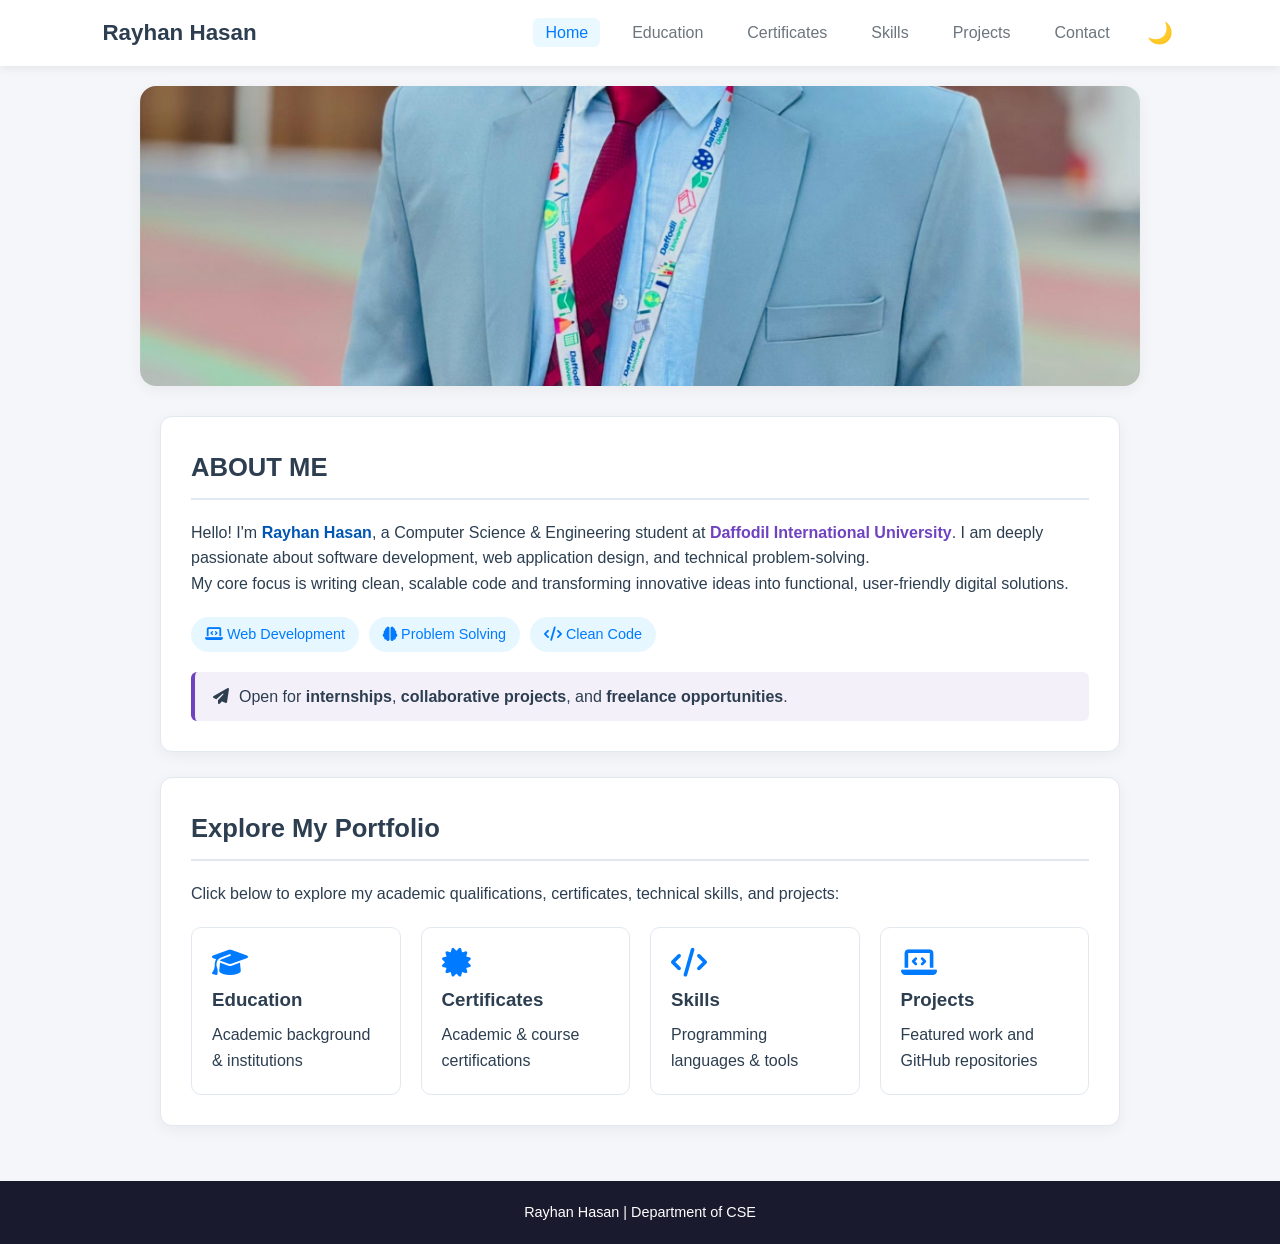
<file: index.html>
<!DOCTYPE html>
<html lang="en">
<head>
    <script>
        if (localStorage.getItem('theme') === 'dark') {
            document.documentElement.setAttribute('data-theme', 'dark');
        }
    </script>
    <meta charset="UTF-8">
    <meta name="viewport" content="width=device-width, initial-scale=1.0">
    <title>Rayhan Hasan | Portfolio</title>
    <link rel="stylesheet" href="https://cdnjs.cloudflare.com/ajax/libs/font-awesome/6.4.0/css/all.min.css">
    <link rel="stylesheet" href="style.css">
</head>
<body>

    <nav class="navbar">
        <div class="logo"><a href="index.html">Rayhan Hasan</a></div>
        <div class="navbar-right">
            <ul class="nav-links">
                <li><a href="index.html" class="active">Home</a></li>
                <li><a href="education.html">Education</a></li>
                <li><a href="certificates.html">Certificates</a></li>
                <li><a href="skills.html">Skills</a></li>
                <li><a href="projects.html">Projects</a></li>
                <li><a href="contact.html">Contact</a></li>
            </ul>
            <button id="theme-toggle" class="theme-toggle" onclick="toggleTheme()" aria-label="Toggle dark mode">🌙</button>
        </div>
    </nav>

    <div class="hero-banner">
        <div class="hero-frame">
            <img src="cover.jpeg" onerror="this.onerror=null;this.src='cover.jpg'" alt="Cover Photo">
        </div>
    </div>

    <div class="container">
        <!-- About Me Section -->
        <section class="card about-card">
            <h2>ABOUT ME</h2>
            
            <p class="about-text">
                Hello! I'm <span class="highlight-blue">Rayhan Hasan</span>, a Computer Science & Engineering student at <strong class="highlight-purple">Daffodil International University</strong>. I am deeply passionate about software development, web application design, and technical problem-solving.
            </p>
            
            <p class="about-text">
                My core focus is writing clean, scalable code and transforming innovative ideas into functional, user-friendly digital solutions.
            </p>

            <div class="badge-container">
                <span class="custom-badge"><i class="fas fa-laptop-code"></i> Web Development</span>
                <span class="custom-badge"><i class="fas fa-brain"></i> Problem Solving</span>
                <span class="custom-badge"><i class="fas fa-code"></i> Clean Code</span>
            </div>

            <div class="status-callout">
                <i class="fas fa-paper-plane status-icon"></i>
                <span>Open for <strong>internships</strong>, <strong>collaborative projects</strong>, and <strong>freelance opportunities</strong>.</span>
            </div>
        </section>

        <!-- Navigation Links Grid -->
        <section class="card">
            <h2>Explore My Portfolio</h2>
            <p style="margin-bottom: 20px;">Click below to explore my academic qualifications, certificates, technical skills, and projects:</p>

            <div class="quick-links-grid">
                <a href="education.html" class="nav-card">
                    <i class="fas fa-graduation-cap"></i>
                    <h3>Education</h3>
                    <p>Academic background & institutions</p>
                </a>

                <a href="certificates.html" class="nav-card">
                    <i class="fas fa-certificate"></i>
                    <h3>Certificates</h3>
                    <p>Academic & course certifications</p>
                </a>

                <a href="skills.html" class="nav-card">
                    <i class="fas fa-code"></i>
                    <h3>Skills</h3>
                    <p>Programming languages & tools</p>
                </a>

                <a href="projects.html" class="nav-card">
                    <i class="fas fa-laptop-code"></i>
                    <h3>Projects</h3>
                    <p>Featured work and GitHub repositories</p>
                </a>
            </div>
        </section>
    </div>

    <footer>
        <p>Rayhan Hasan | Department of CSE</p>
    </footer>

    <script src="theme.js"></script>
</body>
</html>
</file>
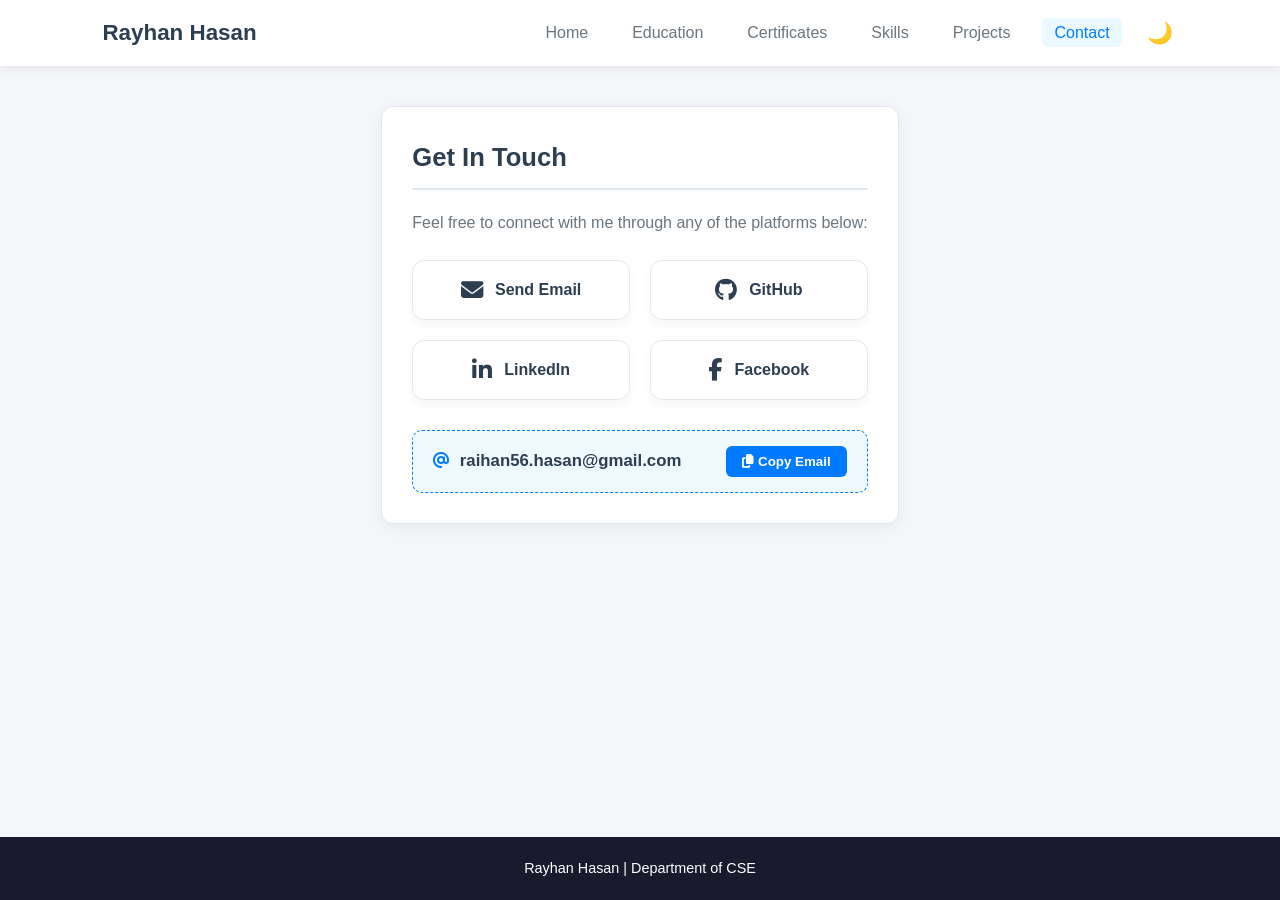
<file: contact.html>
<!DOCTYPE html>
<html lang="en">
<head>
    <script>
        if (localStorage.getItem('theme') === 'dark') {
            document.documentElement.setAttribute('data-theme', 'dark');
        }
    </script>
    <meta charset="UTF-8">
    <meta name="viewport" content="width=device-width, initial-scale=1.0">
    <title>Contact | Rayhan Hasan</title>
    <link rel="stylesheet" href="https://cdnjs.cloudflare.com/ajax/libs/font-awesome/6.4.0/css/all.min.css">
    <link rel="stylesheet" href="style.css">
    
    <style>
        .contact-card-grid {
            display: grid;
            grid-template-columns: repeat(auto-fit, minmax(200px, 1fr));
            gap: 20px;
            margin-top: 25px;
        }
        .btn-card {
            display: flex;
            align-items: center;
            justify-content: center;
            gap: 12px;
            padding: 16px 20px;
            background: rgba(255, 255, 255, 0.05);
            border: 1px solid var(--border-color, #e2e8f0);
            border-radius: 12px;
            text-decoration: none !important;
            color: var(--text-color, #2c3e50);
            font-weight: 600;
            font-size: 1rem;
            box-shadow: 0 4px 10px rgba(0,0,0,0.04);
            transition: all 0.3s ease;
            cursor: pointer;
        }
        .btn-card i {
            font-size: 1.4rem;
        }
        .btn-card:hover {
            transform: translateY(-4px);
            box-shadow: 0 8px 20px rgba(0,0,0,0.12);
        }
        .btn-card.email:hover { color: #ea4335; border-color: #ea4335; }
        .btn-card.github:hover { color: #2ea44f; border-color: #2ea44f; }
        .btn-card.linkedin:hover { color: #0077b5; border-color: #0077b5; }
        .btn-card.facebook:hover { color: #1877f2; border-color: #1877f2; }

        .email-display-box {
            margin-top: 30px;
            padding: 15px 20px;
            background-color: rgba(56, 189, 248, 0.08);
            border: 1px dashed var(--primary-color, #007bff);
            border-radius: 10px;
            display: flex;
            align-items: center;
            justify-content: space-between;
            flex-wrap: wrap;
            gap: 10px;
        }
        .email-text {
            font-weight: 600;
            font-size: 1.05rem;
            color: var(--text-color, #2c3e50);
        }
        .copy-btn {
            background-color: var(--primary-color, #007bff);
            color: #fff;
            border: none;
            padding: 8px 16px;
            border-radius: 6px;
            cursor: pointer;
            font-weight: 600;
            transition: background 0.3s ease;
        }
        .copy-btn:hover {
            background-color: var(--primary-hover, #0056b3);
        }
    </style>
</head>
<body>

    <nav class="navbar">
        <div class="logo"><a href="index.html">Rayhan Hasan</a></div>
        <div class="navbar-right">
            <ul class="nav-links">
                <li><a href="index.html">Home</a></li>
                <li><a href="education.html">Education</a></li>
                <li><a href="certificates.html">Certificates</a></li>
                <li><a href="skills.html">Skills</a></li>
                <li><a href="projects.html">Projects</a></li>
                <li><a href="contact.html" class="active">Contact</a></li>
            </ul>
            <button id="theme-toggle" class="theme-toggle" onclick="toggleTheme()" aria-label="Toggle dark mode">🌙</button>
        </div>
    </nav>

    <div class="container" style="margin-top: 40px;">
        <section class="card">
            <h2>Get In Touch</h2>
            <p style="margin-bottom: 20px; color: var(--text-muted, #666);">Feel free to connect with me through any of the platforms below:</p>

            <!-- Social Links Grid -->
            <div class="contact-card-grid">
                <!-- Standard Email Link -->
                <a href="mailto:raihan56.hasan@gmail.com" class="btn-card email">
                    <i class="fas fa-envelope"></i>
                    <span>Send Email</span>
                </a>

                <!-- GitHub -->
                <a href="https://github.com/rayhan56CSE" target="_blank" class="btn-card github">
                    <i class="fab fa-github"></i>
                    <span>GitHub</span>
                </a>

                <!-- LinkedIn -->
                <a href="https://linkedin.com/in/your-profile" target="_blank" class="btn-card linkedin">
                    <i class="fab fa-linkedin-in"></i>
                    <span>LinkedIn</span>
                </a>

                <!-- Facebook -->
                <a href="https://www.facebook.com/rayahana.hasana.211356" target="_blank" class="btn-card facebook">
                    <i class="fab fa-facebook-f"></i>
                    <span>Facebook</span>
                </a>
            </div>

            <!-- Email Display & Easy Copy Box -->
            <div class="email-display-box">
                <div>
                    <i class="fas fa-at" style="color: var(--primary-color, #007bff); margin-right: 6px;"></i>
                    <span class="email-text" id="myEmail">raihan56.hasan@gmail.com</span>
                </div>
                <button class="copy-btn" onclick="copyEmail()"><i class="fas fa-copy"></i> Copy Email</button>
            </div>
        </section>
    </div>

    <footer>
        <p>Rayhan Hasan | Department of CSE</p>
    </footer>

    <script src="theme.js"></script>
    <script>
        function copyEmail() {
            const emailText = document.getElementById('myEmail').innerText;
            navigator.clipboard.writeText(emailText).then(() => {
                alert('Email address copied to clipboard!');
            }).catch(err => {
                console.error('Failed to copy: ', err);
            });
        }
    </script>
</body>
</html>
</file>
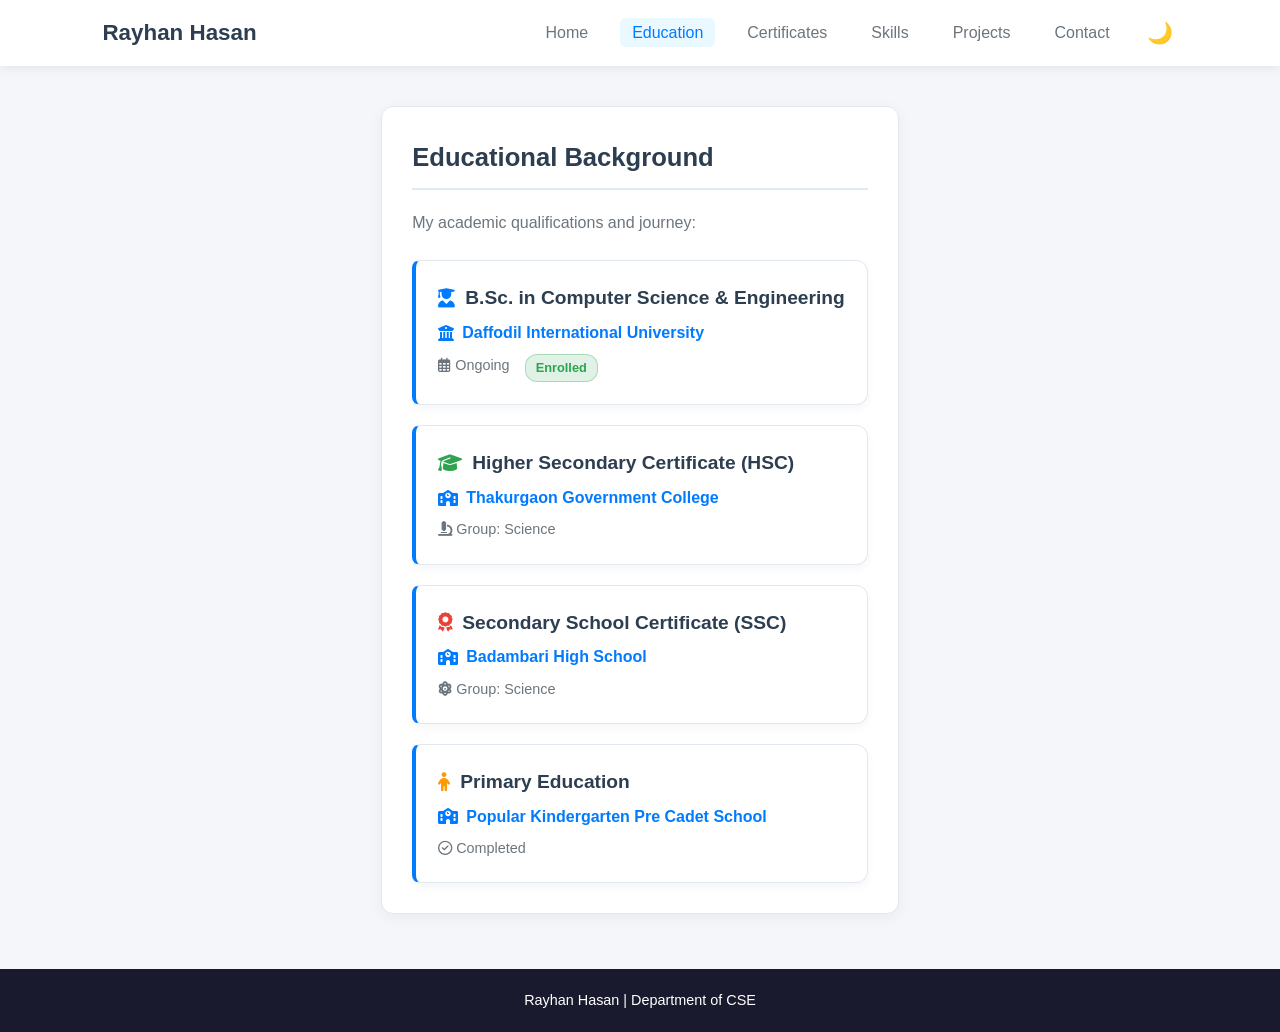
<file: education.html>
<!DOCTYPE html>
<html lang="en">
<head>
    <script>
        if (localStorage.getItem('theme') === 'dark') {
            document.documentElement.setAttribute('data-theme', 'dark');
        }
    </script>
    <meta charset="UTF-8">
    <meta name="viewport" content="width=device-width, initial-scale=1.0">
    <title>Education | Rayhan Hasan</title>
    <link rel="stylesheet" href="https://cdnjs.cloudflare.com/ajax/libs/font-awesome/6.4.0/css/all.min.css">
    <link rel="stylesheet" href="style.css">
    
    <style>
        .education-list {
            display: flex;
            flex-direction: column;
            gap: 20px;
            margin-top: 25px;
        }

        .education-card {
            background: rgba(255, 255, 255, 0.05);
            border: 1px solid var(--border-color, #e2e8f0);
            border-left: 4px solid var(--primary-color, #007bff);
            border-radius: 8px 12px 12px 8px;
            padding: 22px;
            box-shadow: 0 4px 10px rgba(0,0,0,0.04);
            transition: all 0.3s ease;
            position: relative;
        }

        .education-card:hover {
            transform: translateX(6px);
            box-shadow: 0 8px 20px rgba(0,0,0,0.12);
            border-color: var(--primary-color, #007bff);
        }

        .degree-title {
            font-size: 1.2rem;
            color: var(--text-color, #2c3e50);
            margin-bottom: 6px;
            display: flex;
            align-items: center;
            gap: 10px;
        }

        .institution-name {
            font-size: 1rem;
            color: var(--primary-color, #007bff);
            font-weight: 600;
            margin-bottom: 8px;
            display: flex;
            align-items: center;
            gap: 8px;
        }

        .edu-meta {
            display: flex;
            flex-wrap: wrap;
            gap: 15px;
            font-size: 0.9rem;
            color: var(--text-muted, #666);
        }

        .status-badge {
            display: inline-block;
            padding: 3px 10px;
            border-radius: 12px;
            font-size: 0.8rem;
            font-weight: 600;
            background-color: rgba(46, 164, 79, 0.15);
            color: #2ea44f;
            border: 1px solid rgba(46, 164, 79, 0.3);
        }
    </style>
</head>
<body>

    <nav class="navbar">
        <div class="logo"><a href="index.html">Rayhan Hasan</a></div>
        <div class="navbar-right">
            <ul class="nav-links">
                <li><a href="index.html">Home</a></li>
                <li><a href="education.html" class="active">Education</a></li>
                <li><a href="certificates.html">Certificates</a></li>
                <li><a href="skills.html">Skills</a></li>
                <li><a href="projects.html">Projects</a></li>
                <li><a href="contact.html">Contact</a></li>
            </ul>
            <button id="theme-toggle" class="theme-toggle" onclick="toggleTheme()" aria-label="Toggle dark mode">🌙</button>
        </div>
    </nav>

    <div class="container" style="margin-top: 40px;">
        <section class="card">
            <h2>Educational Background</h2>
            <p style="color: var(--text-muted, #666); margin-bottom: 10px;">My academic qualifications and journey:</p>

            <div class="education-list">
                <!-- B.Sc. Degree -->
                <div class="education-card">
                    <h3 class="degree-title">
                        <i class="fas fa-user-graduate" style="color: var(--primary-color, #007bff);"></i>
                        B.Sc. in Computer Science & Engineering
                    </h3>
                    <div class="institution-name">
                        <i class="fas fa-university"></i>
                        Daffodil International University
                    </div>
                    <div class="edu-meta">
                        <span><i class="far fa-calendar-alt"></i> Ongoing</span>
                        <span class="status-badge">Enrolled</span>
                    </div>
                </div>

                <!-- Higher Secondary Certificate (HSC) -->
                <div class="education-card">
                    <h3 class="degree-title">
                        <i class="fas fa-graduation-cap" style="color: #2ea44f;"></i>
                        Higher Secondary Certificate (HSC)
                    </h3>
                    <div class="institution-name">
                        <i class="fas fa-school"></i>
                        Thakurgaon Government College
                    </div>
                    <div class="edu-meta">
                        <span><i class="fas fa-microscope"></i> Group: Science</span>
                    </div>
                </div>

                <!-- Secondary School Certificate (SSC) -->
                <div class="education-card">
                    <h3 class="degree-title">
                        <i class="fas fa-award" style="color: #ea4335;"></i>
                        Secondary School Certificate (SSC)
                    </h3>
                    <div class="institution-name">
                        <i class="fas fa-school"></i>
                        Badambari High School
                    </div>
                    <div class="edu-meta">
                        <span><i class="fas fa-atom"></i> Group: Science</span>
                    </div>
                </div>

                <!-- Primary Education -->
                <div class="education-card">
                    <h3 class="degree-title">
                        <i class="fas fa-child" style="color: #ff9900;"></i>
                        Primary Education
                    </h3>
                    <div class="institution-name">
                        <i class="fas fa-school"></i>
                        Popular Kindergarten Pre Cadet School
                    </div>
                    <div class="edu-meta">
                        <span><i class="far fa-check-circle"></i> Completed</span>
                    </div>
                </div>
            </div>
        </section>
    </div>

    <footer>
        <p>Rayhan Hasan | Department of CSE</p>
    </footer>

    <script src="theme.js"></script>
</body>
</html>
</file>
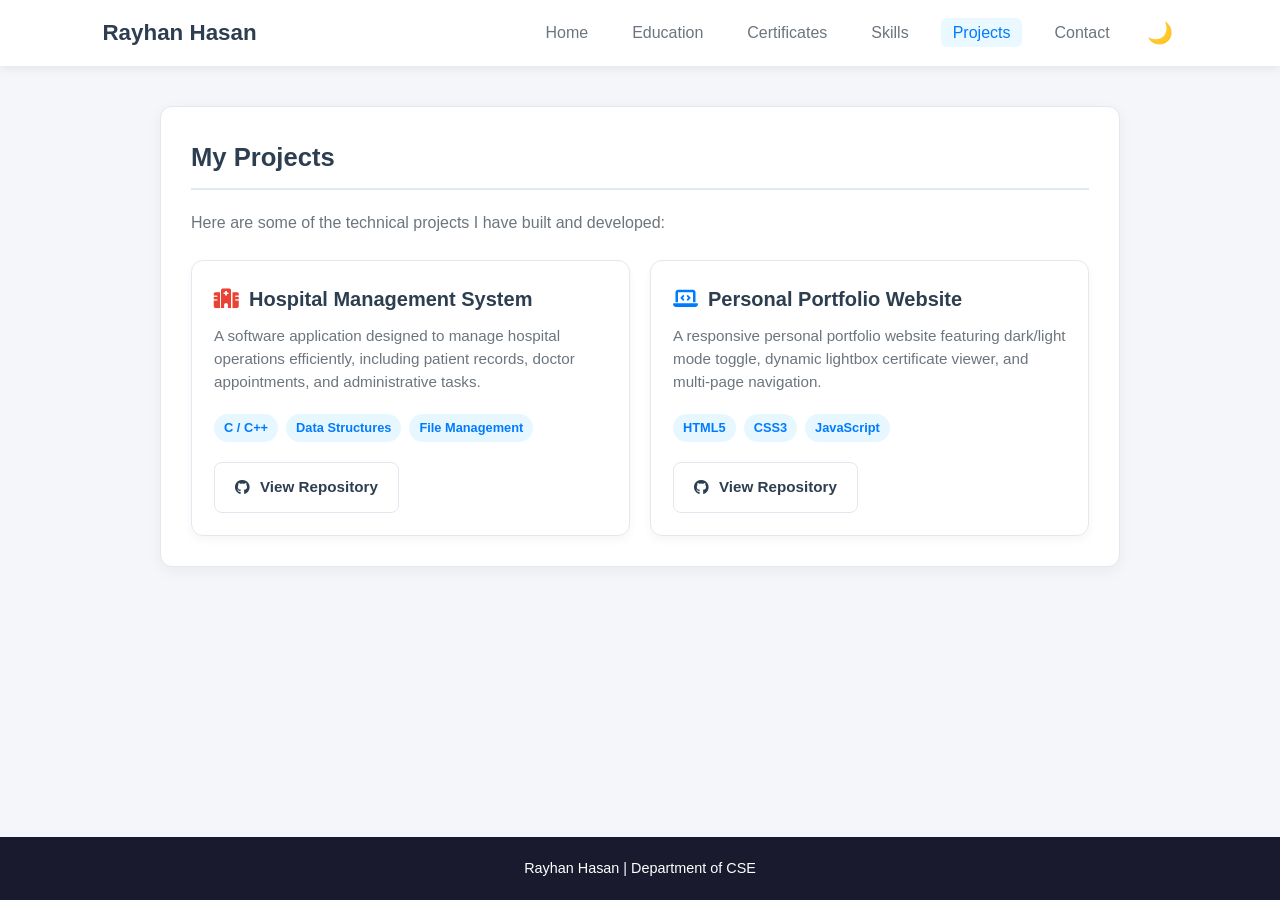
<file: projects.html>
<!DOCTYPE html>
<html lang="en">
<head>
    <script>
        if (localStorage.getItem('theme') === 'dark') {
            document.documentElement.setAttribute('data-theme', 'dark');
        }
    </script>
    <meta charset="UTF-8">
    <meta name="viewport" content="width=device-width, initial-scale=1.0">
    <title>Projects | Rayhan Hasan</title>
    <link rel="stylesheet" href="https://cdnjs.cloudflare.com/ajax/libs/font-awesome/6.4.0/css/all.min.css">
    <link rel="stylesheet" href="style.css">
    
    <style>
        .projects-grid {
            display: grid;
            grid-template-columns: repeat(auto-fit, minmax(280px, 1fr));
            gap: 20px;
            margin-top: 25px;
        }

        .project-card {
            background: rgba(255, 255, 255, 0.05);
            border: 1px solid var(--border-color, #e2e8f0);
            border-radius: 12px;
            padding: 22px;
            display: flex;
            flex-direction: column;
            justify-content: space-between;
            box-shadow: 0 4px 10px rgba(0,0,0,0.04);
            transition: all 0.3s ease;
        }

        .project-card:hover {
            transform: translateY(-5px);
            box-shadow: 0 8px 20px rgba(0,0,0,0.12);
            border-color: var(--primary-color, #007bff);
        }

        .project-title {
            font-size: 1.25rem;
            margin-bottom: 10px;
            color: var(--text-color, #2c3e50);
            display: flex;
            align-items: center;
            gap: 10px;
        }

        .project-desc {
            color: var(--text-muted, #666);
            font-size: 0.95rem;
            line-height: 1.5;
            margin-bottom: 20px;
        }

        .tech-tags {
            display: flex;
            flex-wrap: wrap;
            gap: 8px;
            margin-bottom: 20px;
        }

        .tech-tag {
            font-size: 0.8rem;
            padding: 4px 10px;
            border-radius: 15px;
            background-color: rgba(56, 189, 248, 0.12);
            color: var(--primary-color, #007bff);
            font-weight: 600;
        }

        .btn-github {
            display: inline-flex;
            align-items: center;
            justify-content: center;
            gap: 10px;
            padding: 12px 20px;
            background-color: var(--card-bg, #ffffff);
            border: 1px solid var(--border-color, #e2e8f0);
            border-radius: 8px;
            text-decoration: none !important;
            color: var(--text-color, #2c3e50);
            font-weight: 600;
            font-size: 0.95rem;
            transition: all 0.3s ease;
            width: max-content;
        }

        .btn-github:hover {
            background-color: #2ea44f;
            color: #ffffff !important;
            border-color: #2ea44f;
            box-shadow: 0 4px 12px rgba(46, 164, 79, 0.25);
        }
    </style>
</head>
<body>

    <nav class="navbar">
        <div class="logo"><a href="index.html">Rayhan Hasan</a></div>
        <div class="navbar-right">
            <ul class="nav-links">
                <li><a href="index.html">Home</a></li>
                <li><a href="education.html">Education</a></li>
                <li><a href="certificates.html">Certificates</a></li>
                <li><a href="skills.html">Skills</a></li>
                <li><a href="projects.html" class="active">Projects</a></li>
                <li><a href="contact.html">Contact</a></li>
            </ul>
            <button id="theme-toggle" class="theme-toggle" onclick="toggleTheme()" aria-label="Toggle dark mode">🌙</button>
        </div>
    </nav>

    <div class="container" style="margin-top: 40px;">
        <section class="card">
            <h2>My Projects</h2>
            <p style="color: var(--text-muted, #666); margin-bottom: 10px;">Here are some of the technical projects I have built and developed:</p>

            <div class="projects-grid">
                <!-- Hospital Management System -->
                <div class="project-card">
                    <div>
                        <h3 class="project-title">
                            <i class="fas fa-hospital" style="color: #ea4335;"></i>
                            Hospital Management System
                        </h3>
                        <p class="project-desc">
                            A software application designed to manage hospital operations efficiently, including patient records, doctor appointments, and administrative tasks.
                        </p>
                        <div class="tech-tags">
                            <span class="tech-tag">C / C++</span>
                            <span class="tech-tag">Data Structures</span>
                            <span class="tech-tag">File Management</span>
                        </div>
                    </div>
                    <!-- Direct GitHub Repository Link -->
                    <a href="https://github.com/rayhan56CSE/Hospital-Management-System-" target="_blank" class="btn-github">
                        <i class="fab fa-github"></i>
                        <span>View Repository</span>
                    </a>
                </div>

                <!-- Personal Portfolio Website -->
                <div class="project-card">
                    <div>
                        <h3 class="project-title">
                            <i class="fas fa-laptop-code" style="color: var(--primary-color, #007bff);"></i>
                            Personal Portfolio Website
                        </h3>
                        <p class="project-desc">
                            A responsive personal portfolio website featuring dark/light mode toggle, dynamic lightbox certificate viewer, and multi-page navigation.
                        </p>
                        <div class="tech-tags">
                            <span class="tech-tag">HTML5</span>
                            <span class="tech-tag">CSS3</span>
                            <span class="tech-tag">JavaScript</span>
                        </div>
                    </div>
                    <!-- Portfolio Repository Link -->
                    <a href="https://github.com/rayhan56CSE/rayhan56CSE.github.io" target="_blank" class="btn-github">
                        <i class="fab fa-github"></i>
                        <span>View Repository</span>
                    </a>
                </div>
            </div>
        </section>
    </div>

    <footer>
        <p>Rayhan Hasan | Department of CSE</p>
    </footer>

    <script src="theme.js"></script>
</body>
</html>
</file>
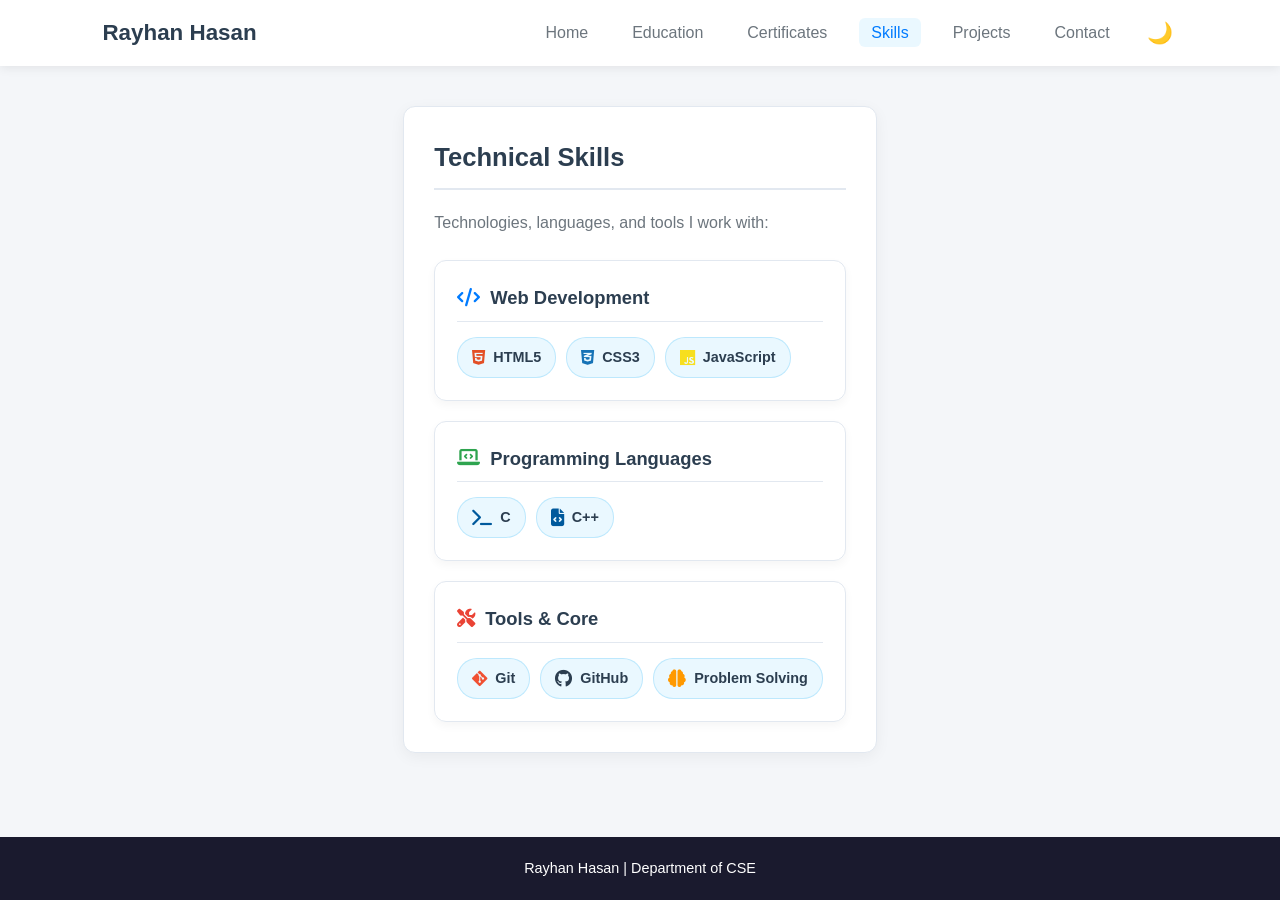
<file: skills.html>
<!DOCTYPE html>
<html lang="en">
<head>
    <script>
        if (localStorage.getItem('theme') === 'dark') {
            document.documentElement.setAttribute('data-theme', 'dark');
        }
    </script>
    <meta charset="UTF-8">
    <meta name="viewport" content="width=device-width, initial-scale=1.0">
    <title>Skills | Rayhan Hasan</title>
    <link rel="stylesheet" href="https://cdnjs.cloudflare.com/ajax/libs/font-awesome/6.4.0/css/all.min.css">
    <link rel="stylesheet" href="style.css">
    
    <style>
        .skills-grid {
            display: grid;
            grid-template-columns: repeat(auto-fit, minmax(280px, 1fr));
            gap: 20px;
            margin-top: 25px;
        }

        .skill-card {
            background: rgba(255, 255, 255, 0.05);
            border: 1px solid var(--border-color, #e2e8f0);
            border-radius: 12px;
            padding: 22px;
            box-shadow: 0 4px 10px rgba(0,0,0,0.04);
            transition: all 0.3s ease;
        }

        .skill-card:hover {
            transform: translateY(-4px);
            box-shadow: 0 8px 20px rgba(0,0,0,0.12);
            border-color: var(--primary-color, #007bff);
        }

        .skill-category-title {
            font-size: 1.15rem;
            margin-bottom: 15px;
            color: var(--text-color, #2c3e50);
            display: flex;
            align-items: center;
            gap: 10px;
            border-bottom: 1px solid var(--border-color, #e2e8f0);
            padding-bottom: 8px;
        }

        .skills-container {
            display: flex;
            flex-wrap: wrap;
            gap: 10px;
        }

        .skill-badge {
            display: inline-flex;
            align-items: center;
            gap: 8px;
            padding: 8px 14px;
            background-color: rgba(56, 189, 248, 0.1);
            border: 1px solid rgba(56, 189, 248, 0.25);
            border-radius: 20px;
            font-size: 0.9rem;
            font-weight: 600;
            color: var(--text-color, #2c3e50);
            transition: all 0.2s ease;
        }

        .skill-badge:hover {
            background-color: var(--primary-color, #007bff);
            color: #ffffff;
            border-color: var(--primary-color, #007bff);
        }

        .skill-badge i {
            font-size: 1.1rem;
        }
    </style>
</head>
<body>

    <nav class="navbar">
        <div class="logo"><a href="index.html">Rayhan Hasan</a></div>
        <div class="navbar-right">
            <ul class="nav-links">
                <li><a href="index.html">Home</a></li>
                <li><a href="education.html">Education</a></li>
                <li><a href="certificates.html">Certificates</a></li>
                <li><a href="skills.html" class="active">Skills</a></li>
                <li><a href="projects.html">Projects</a></li>
                <li><a href="contact.html">Contact</a></li>
            </ul>
            <button id="theme-toggle" class="theme-toggle" onclick="toggleTheme()" aria-label="Toggle dark mode">🌙</button>
        </div>
    </nav>

    <div class="container" style="margin-top: 40px;">
        <section class="card">
            <h2>Technical Skills</h2>
            <p style="color: var(--text-muted, #666); margin-bottom: 10px;">Technologies, languages, and tools I work with:</p>

            <div class="skills-grid">
                <!-- Web Development -->
                <div class="skill-card">
                    <h3 class="skill-category-title">
                        <i class="fas fa-code" style="color: #007bff;"></i>
                        Web Development
                    </h3>
                    <div class="skills-container">
                        <span class="skill-badge"><i class="fab fa-html5" style="color: #e34f26;"></i> HTML5</span>
                        <span class="skill-badge"><i class="fab fa-css3-alt" style="color: #1572b6;"></i> CSS3</span>
                        <span class="skill-badge"><i class="fab fa-js" style="color: #f7df1e;"></i> JavaScript</span>
                    </div>
                </div>

                <!-- Programming Languages -->
                <div class="skill-card">
                    <h3 class="skill-category-title">
                        <i class="fas fa-laptop-code" style="color: #2ea44f;"></i>
                        Programming Languages
                    </h3>
                    <div class="skills-container">
                        <span class="skill-badge"><i class="fas fa-terminal" style="color: #00599c;"></i> C</span>
                        <span class="skill-badge"><i class="fas fa-file-code" style="color: #00599c;"></i> C++</span>
                    </div>
                </div>

                <!-- Tools & Problem Solving -->
                <div class="skill-card">
                    <h3 class="skill-category-title">
                        <i class="fas fa-tools" style="color: #ea4335;"></i>
                        Tools & Core
                    </h3>
                    <div class="skills-container">
                        <span class="skill-badge"><i class="fab fa-git-alt" style="color: #f05032;"></i> Git</span>
                        <span class="skill-badge"><i class="fab fa-github"></i> GitHub</span>
                        <span class="skill-badge"><i class="fas fa-brain" style="color: #ff9900;"></i> Problem Solving</span>
                    </div>
                </div>
            </div>
        </section>
    </div>

    <footer>
        <p>Rayhan Hasan | Department of CSE</p>
    </footer>

    <script src="theme.js"></script>
</body>
</html>
</file>
<file: style.css>
/* ==========================================
   Global Variables & Theme Management
   ========================================== */
:root {
    --bg-color: #f4f6f9;
    --card-bg: #ffffff;
    --text-color: #2c3e50;
    --text-muted: #6c757d;
    --border-color: #e2e8f0;
    --primary-color: #007bff;
    --primary-hover: #0056b3;
    --accent-blue: #0056b3;
    --accent-purple: #6f42c1;
    --nav-bg: #ffffff;
    --footer-bg: #1a1a2e;
    --footer-text: #ffffff;
    --shadow: 0 4px 15px rgba(0, 0, 0, 0.05);
}

[data-theme="dark"] {
    --bg-color: #0f172a;
    --card-bg: #1e293b;
    --text-color: #f8fafc;
    --text-muted: #94a3b8;
    --border-color: #334155;
    --primary-color: #38bdf8;
    --primary-hover: #0284c7;
    --accent-blue: #38bdf8;
    --accent-purple: #c084fc;
    --nav-bg: #1e293b;
    --footer-bg: #0b0f19;
    --footer-text: #cbd5e1;
    --shadow: 0 4px 15px rgba(0, 0, 0, 0.3);
}

* {
    margin: 0;
    padding: 0;
    box-sizing: border-box;
    font-family: 'Segoe UI', Tahoma, Geneva, Verdana, sans-serif;
    transition: background-color 0.3s ease, color 0.3s ease, border-color 0.3s ease;
}

body {
    background-color: var(--bg-color);
    color: var(--text-color);
    line-height: 1.6;
    display: flex;
    flex-direction: column;
    min-height: 100vh;
}

/* ==========================================
   Navigation Bar
   ========================================== */
.navbar {
    display: flex;
    justify-content: space-between;
    align-items: center;
    padding: 15px 8%;
    background-color: var(--nav-bg);
    box-shadow: 0 2px 10px rgba(0, 0, 0, 0.08);
    position: sticky;
    top: 0;
    z-index: 1000;
}

.logo a {
    font-size: 1.4rem;
    font-weight: 700;
    color: var(--text-color);
    text-decoration: none;
}

.navbar-right {
    display: flex;
    align-items: center;
    gap: 20px;
}

.nav-links {
    display: flex;
    list-style: none;
    gap: 20px;
}

.nav-links a {
    text-decoration: none;
    color: var(--text-muted);
    font-weight: 500;
    padding: 6px 12px;
    border-radius: 6px;
    transition: all 0.3s ease;
}

.nav-links a:hover,
.nav-links a.active {
    color: var(--primary-color);
    background-color: rgba(56, 189, 248, 0.1);
}

.theme-toggle {
    background: none;
    border: none;
    font-size: 1.3rem;
    cursor: pointer;
    padding: 5px;
    border-radius: 50%;
}

/* ==========================================
   Layout Containers & Cards
   ========================================== */
.container {
    max-width: 1000px;
    margin: 30px auto;
    padding: 0 20px;
    flex: 1;
}

.card {
    background-color: var(--card-bg);
    border: 1px solid var(--border-color);
    border-radius: 12px;
    padding: 30px;
    margin-bottom: 25px;
    box-shadow: var(--shadow);
}

.card h2 {
    font-size: 1.6rem;
    margin-bottom: 20px;
    color: var(--text-color);
    border-bottom: 2px solid var(--border-color);
    padding-bottom: 10px;
}

/* ==========================================
   Hero Banner & About Section
   ========================================== */
.hero-banner {
    width: 100%;
    display: flex;
    justify-content: center;
    margin-top: 20px;
}

.hero-frame {
    max-width: 1000px;
    width: 90%;
    border-radius: 16px;
    overflow: hidden;
    box-shadow: var(--shadow);
}

.hero-frame img {
    width: 100%;
    height: 300px;
    object-fit: cover;
    display: block;
}

.highlight-blue {
    color: var(--accent-blue);
    font-weight: 600;
}

.highlight-purple {
    color: var(--accent-purple);
    font-weight: 600;
}

.badge-container {
    display: flex;
    gap: 10px;
    flex-wrap: wrap;
    margin: 20px 0;
}

.custom-badge {
    background-color: rgba(56, 189, 248, 0.12);
    color: var(--primary-color);
    padding: 6px 14px;
    border-radius: 20px;
    font-size: 0.9rem;
    font-weight: 500;
}

.status-callout {
    background-color: rgba(111, 66, 193, 0.08);
    border-left: 4px solid var(--accent-purple);
    padding: 12px 18px;
    border-radius: 6px;
    margin-top: 15px;
    display: flex;
    align-items: center;
    gap: 10px;
}

/* ==========================================
   Navigation Grid Cards (Index Page)
   ========================================== */
.quick-links-grid {
    display: grid;
    grid-template-columns: repeat(auto-fit, minmax(200px, 1fr));
    gap: 20px;
    margin-top: 15px;
}

.nav-card {
    background-color: var(--card-bg);
    border: 1px solid var(--border-color);
    border-radius: 10px;
    padding: 20px;
    text-decoration: none;
    color: var(--text-color);
    transition: transform 0.3s ease, box-shadow 0.3s ease;
    display: flex;
    flex-direction: column;
    gap: 8px;
}

.nav-card i {
    font-size: 1.8rem;
    color: var(--primary-color);
}

.nav-card:hover {
    transform: translateY(-5px);
    box-shadow: var(--shadow);
    border-color: var(--primary-color);
}

/* ==========================================
   Certificates Gallery Grid
   ========================================== */
.cert-category {
    margin-bottom: 30px;
}

.category-title {
    font-size: 1.2rem;
    margin-bottom: 15px;
    color: var(--primary-color);
    display: flex;
    align-items: center;
    gap: 10px;
}

.cert-grid {
    display: grid;
    grid-template-columns: repeat(auto-fit, minmax(220px, 1fr));
    gap: 20px;
}

.cert-card {
    background-color: var(--card-bg);
    border: 1px solid var(--border-color);
    border-radius: 10px;
    overflow: hidden;
    cursor: pointer;
    transition: transform 0.3s ease, box-shadow 0.3s ease;
}

.cert-card:hover {
    transform: translateY(-4px);
    box-shadow: var(--shadow);
}

.cert-img-box {
    position: relative;
    height: 150px;
    overflow: hidden;
    background-color: #000;
}

.cert-img-box img {
    width: 100%;
    height: 100%;
    object-fit: cover;
    transition: opacity 0.3s ease;
}

.cert-overlay {
    position: absolute;
    top: 0;
    left: 0;
    width: 100%;
    height: 100%;
    background: rgba(0, 0, 0, 0.6);
    color: #fff;
    display: flex;
    align-items: center;
    justify-content: center;
    gap: 8px;
    opacity: 0;
    transition: opacity 0.3s ease;
    font-size: 0.9rem;
}

.cert-card:hover .cert-overlay {
    opacity: 1;
}

.cert-info {
    padding: 12px;
}

.cert-info h3 {
    font-size: 1rem;
    margin-bottom: 4px;
}

.cert-info p {
    font-size: 0.85rem;
    color: var(--text-muted);
}

/* Lightbox Modal */
.lightbox {
    display: none;
    position: fixed;
    z-index: 2000;
    top: 0;
    left: 0;
    width: 100%;
    height: 100%;
    background-color: rgba(0, 0, 0, 0.85);
    flex-direction: column;
    justify-content: center;
    align-items: center;
}

.lightbox-content {
    max-width: 85%;
    max-height: 80vh;
    border-radius: 8px;
    box-shadow: 0 0 20px rgba(255, 255, 255, 0.2);
}

#lightboxCaption {
    color: #fff;
    margin-top: 15px;
    font-size: 1.1rem;
}

.close-btn {
    position: absolute;
    top: 25px;
    right: 35px;
    color: #fff;
    font-size: 40px;
    cursor: pointer;
}

/* ==========================================
   Contact Page Social Cards
   ========================================== */
.social-links-grid {
    display: grid;
    grid-template-columns: repeat(auto-fit, minmax(180px, 1fr));
    gap: 15px;
    margin-top: 20px;
}

.social-card {
    display: flex;
    align-items: center;
    gap: 12px;
    padding: 16px 20px;
    background-color: var(--card-bg);
    border: 1px solid var(--border-color);
    border-radius: 10px;
    text-decoration: none;
    color: var(--text-color);
    font-weight: 600;
    font-size: 0.95rem;
    transition: all 0.3s ease;
}

.social-card i {
    font-size: 1.5rem;
}

.social-card:hover {
    transform: translateY(-3px);
    box-shadow: var(--shadow);
}

.social-card.email:hover { color: #ea4335; border-color: #ea4335; }
.social-card.github:hover { color: #2ea44f; border-color: #2ea44f; }
.social-card.linkedin:hover { color: #0077b5; border-color: #0077b5; }
.social-card.facebook:hover { color: #1877f2; border-color: #1877f2; }

/* ==========================================
   Footer
   ========================================== */
footer {
    text-align: center;
    padding: 20px;
    background-color: var(--footer-bg);
    color: var(--footer-text);
    margin-top: auto;
    font-size: 0.9rem;
}
</file>
